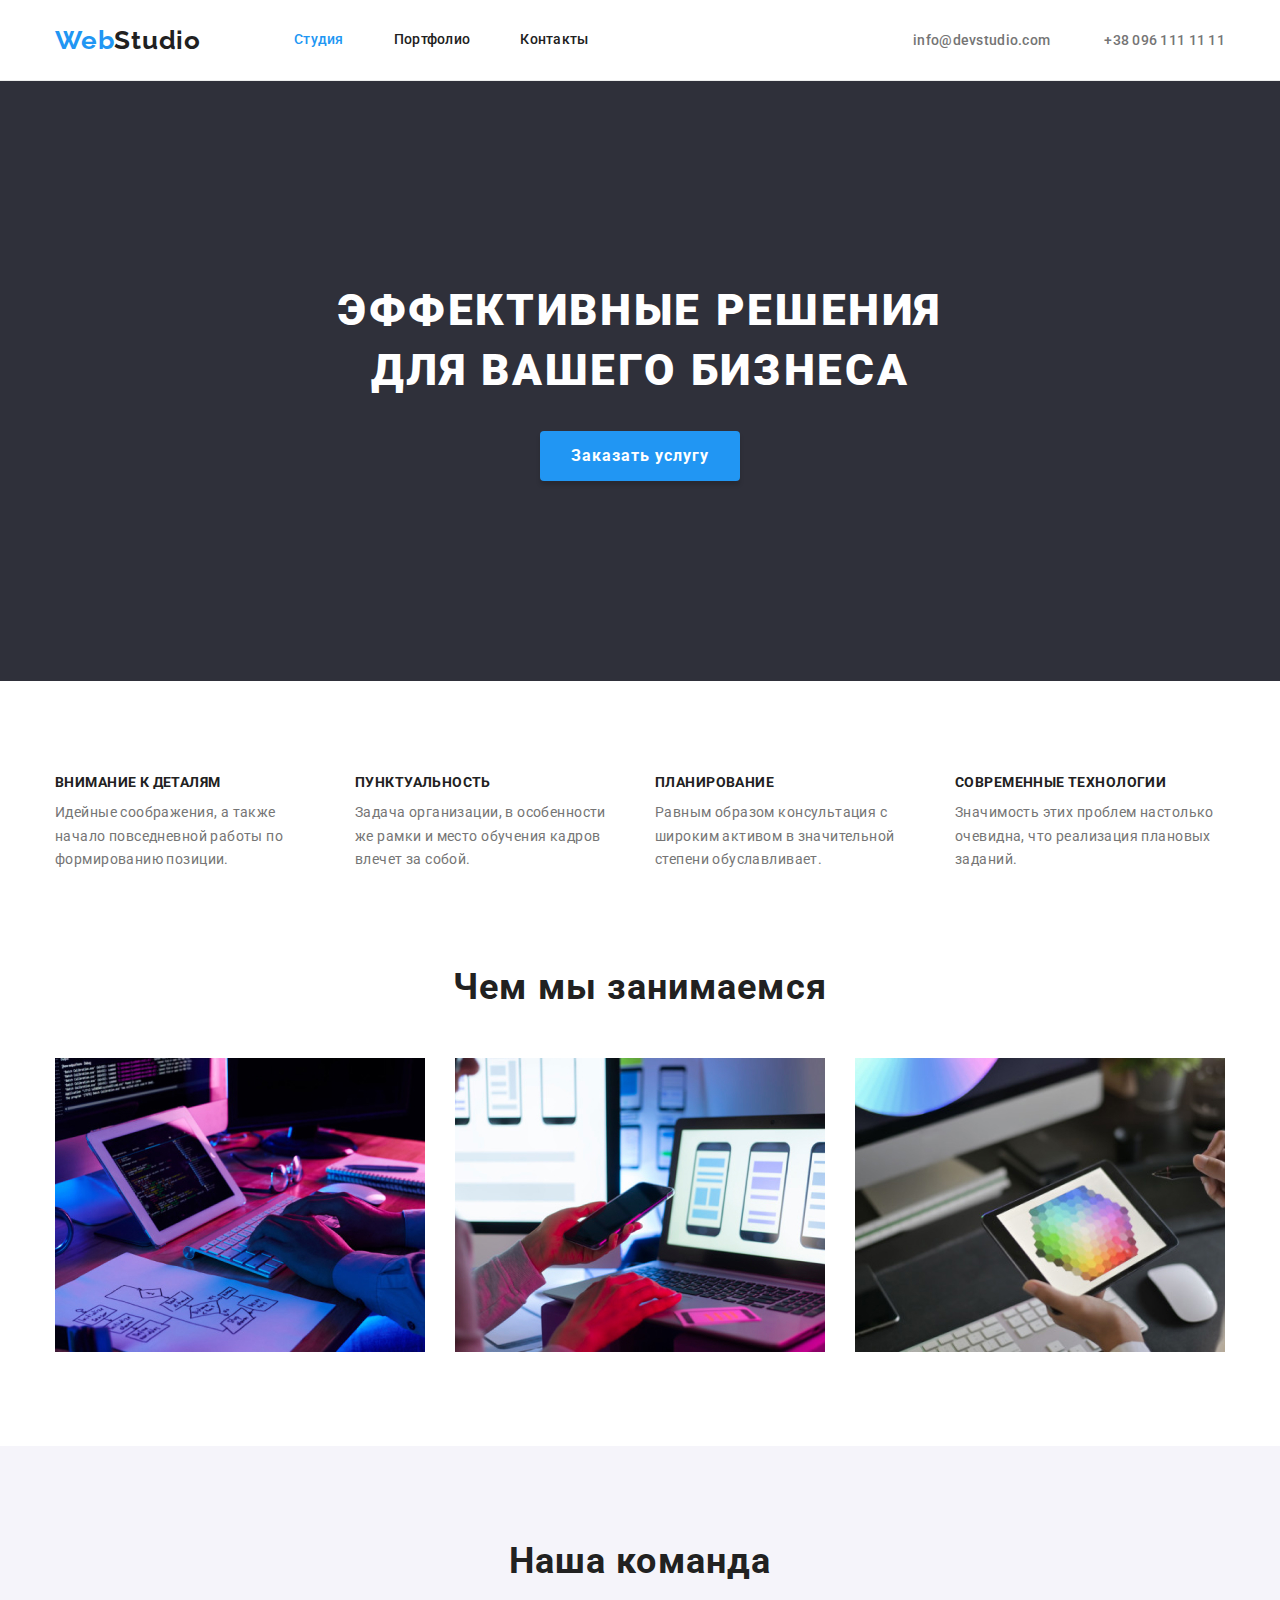
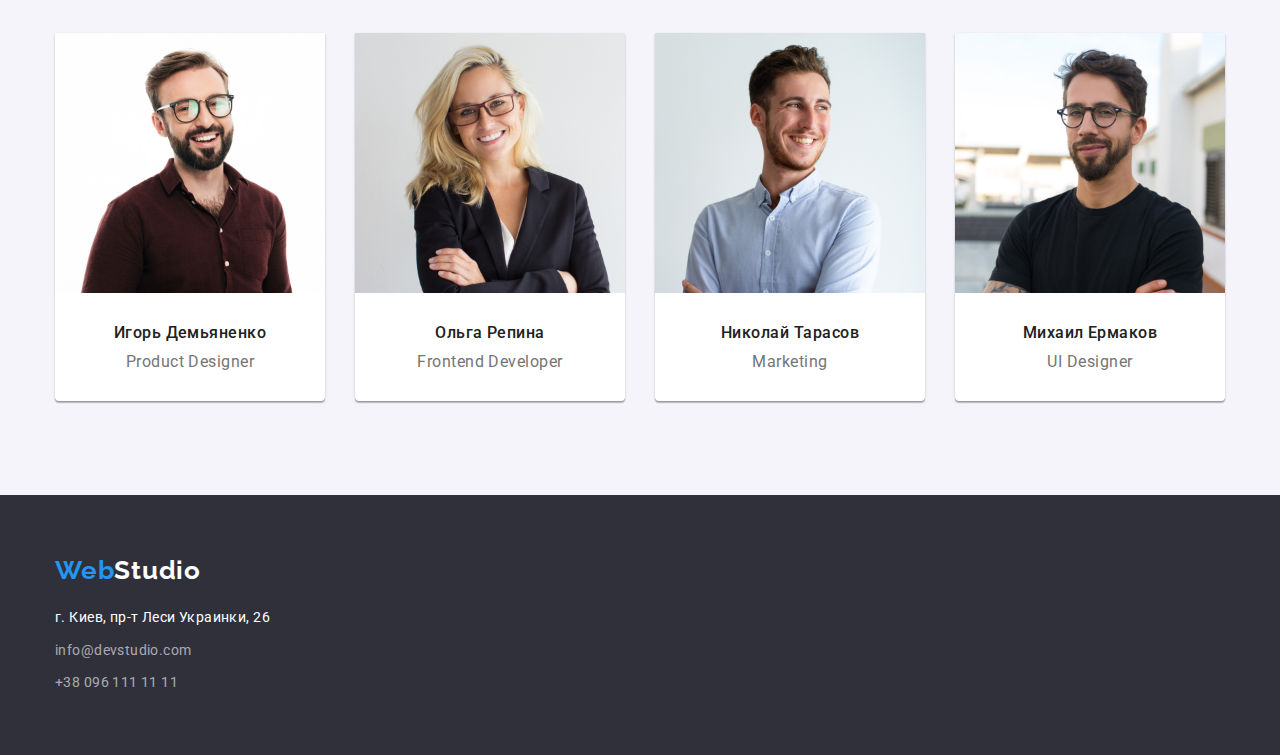
<file: index.html>
<!DOCTYPE html>
<html lang="ru">
  <head>
    <meta charset="UTF-8" />
    <meta name="viewport" content="width=device-width, initial-scale=1.0" />
    <title>WebStudio</title>
    <link
      href="https://fonts.googleapis.com/css2?family=Raleway:wght@700&family=Roboto:wght@400;500;700;900&display=swap"
      rel="stylesheet"
    />
    <link
      rel="stylesheet"
      href="https://cdnjs.cloudflare.com/ajax/libs/modern-normalize/1.0.0/modern-normalize.min.css"
    />
    <link rel="stylesheet" href="css/styles.css" />
  </head>
  <body>
    <header class="header">
      <div class="container flex-container">
        <nav class="main-navigation">
          <a href="./index.html" class="logo link"><span>Web</span>Studio</a>
          <ul class="site-nav list">
            <li class="item"><a href="" class="link current">Студия</a></li>
            <li class="item">
              <a href="./portfolio.html" class="link">Портфолио</a>
            </li>
            <li class="item"><a href="" class="link">Контакты</a></li>
          </ul>
        </nav>
        <div class="contact-info">
          <a href="mailto:info@devstudio.com" class="email link"
            >info@devstudio.com</a
          >
          <a href="tel:+380961111111" class="phone link">+38 096 111 11 11</a>
        </div>
      </div>
    </header>
    <main>
      <section class="hero">
        <div class="container">
          <h1 class="title">Эффективные решения для вашего бизнеса</h1>
          <a href="" class="order-btn link">Заказать услугу</a>
        </div>
      </section>
      <section class="section advantages-section">
        <div class="container">
          <h2 class="section-title hidden">Наши преимущества</h2>
          <ul class="advantages-list list">
            <li class="item">
              <h3 class="title">Внимание к деталям</h3>
              <p class="text">
                Идейные соображения, а также начало повседневной работы по
                формированию позиции.
              </p>
            </li>
            <li class="item">
              <h3 class="title">Пунктуальность</h3>
              <p class="text">
                Задача организации, в особенности же рамки и место обучения
                кадров влечет за собой.
              </p>
            </li>
            <li class="item">
              <h3 class="title">Планирование</h3>
              <p class="text">
                Равным образом консультация с широким активом в значительной
                степени обуславливает.
              </p>
            </li>
            <li class="item">
              <h3 class="title">Современные технологии</h3>
              <p class="text">
                Значимость этих проблем настолько очевидна, что реализация
                плановых заданий.
              </p>
            </li>
          </ul>
        </div>
      </section>
      <section class="section">
        <div class="container">
          <h2 class="section-title">Чем мы занимаемся</h2>
          <ul class="examples-list list">
            <li class="item">
              <img src="./img/box1.jpg" alt="Пример работы 1" width="370" />
            </li>
            <li class="item">
              <img src="./img/box2.jpg" alt="Пример работы 2" width="370" />
            </li>
            <li class="item">
              <img src="./img/box3.jpg" alt="Пример работы 3" width="370" />
            </li>
          </ul>
        </div>
      </section>
      <section class="section team-section">
        <div class="container">
          <h2 class="section-title">Наша команда</h2>
          <ul class="team-list list">
            <li class="item">
              <img
                src="./img/team-member1.jpg"
                alt="Участник команды 1"
                width="270"
              />
              <div class="item-info">
                <h3 class="title">Игорь Демьяненко</h3>
                <p lang="en" class="text">Product Designer</p>
              </div>
            </li>
            <li class="item">
              <img
                src="./img/team-member2.jpg"
                alt="Участник команды 2"
                width="270"
              />
              <div class="item-info">
                <h3 class="title">Ольга Репина</h3>
                <p lang="en" class="text">Frontend Developer</p>
              </div>
            </li>
            <li class="item">
              <img
                src="./img/team-member3.jpg"
                alt="Участник команды 3"
                width="270"
              />
              <div class="item-info">
                <h3 class="title">Николай Тарасов</h3>
                <p lang="en" class="text">Marketing</p>
              </div>
            </li>
            <li class="item">
              <img
                src="./img/team-member4.jpg"
                alt="Участник команды 4"
                width="270"
              />
              <div class="item-info">
                <h3 class="title">Михаил Ермаков</h3>
                <p lang="en" class="text">UI Designer</p>
              </div>
            </li>
          </ul>
        </div>
      </section>
    </main>
    <footer class="footer">
      <div class="container">
        <a href="./index.html" class="logo link"><span>Web</span>Studio</a>
        <address class="address">
          г. Киев, пр-т Леси Украинки, 26<br />
          <a href="mailto:info@devstudio.com" class="email link"
            >info@devstudio.com</a
          >
          <a href="tel:+380961111111" class="phone link">+38 096 111 11 11</a>
        </address>
      </div>
    </footer>
  </body>
</html>
</file>
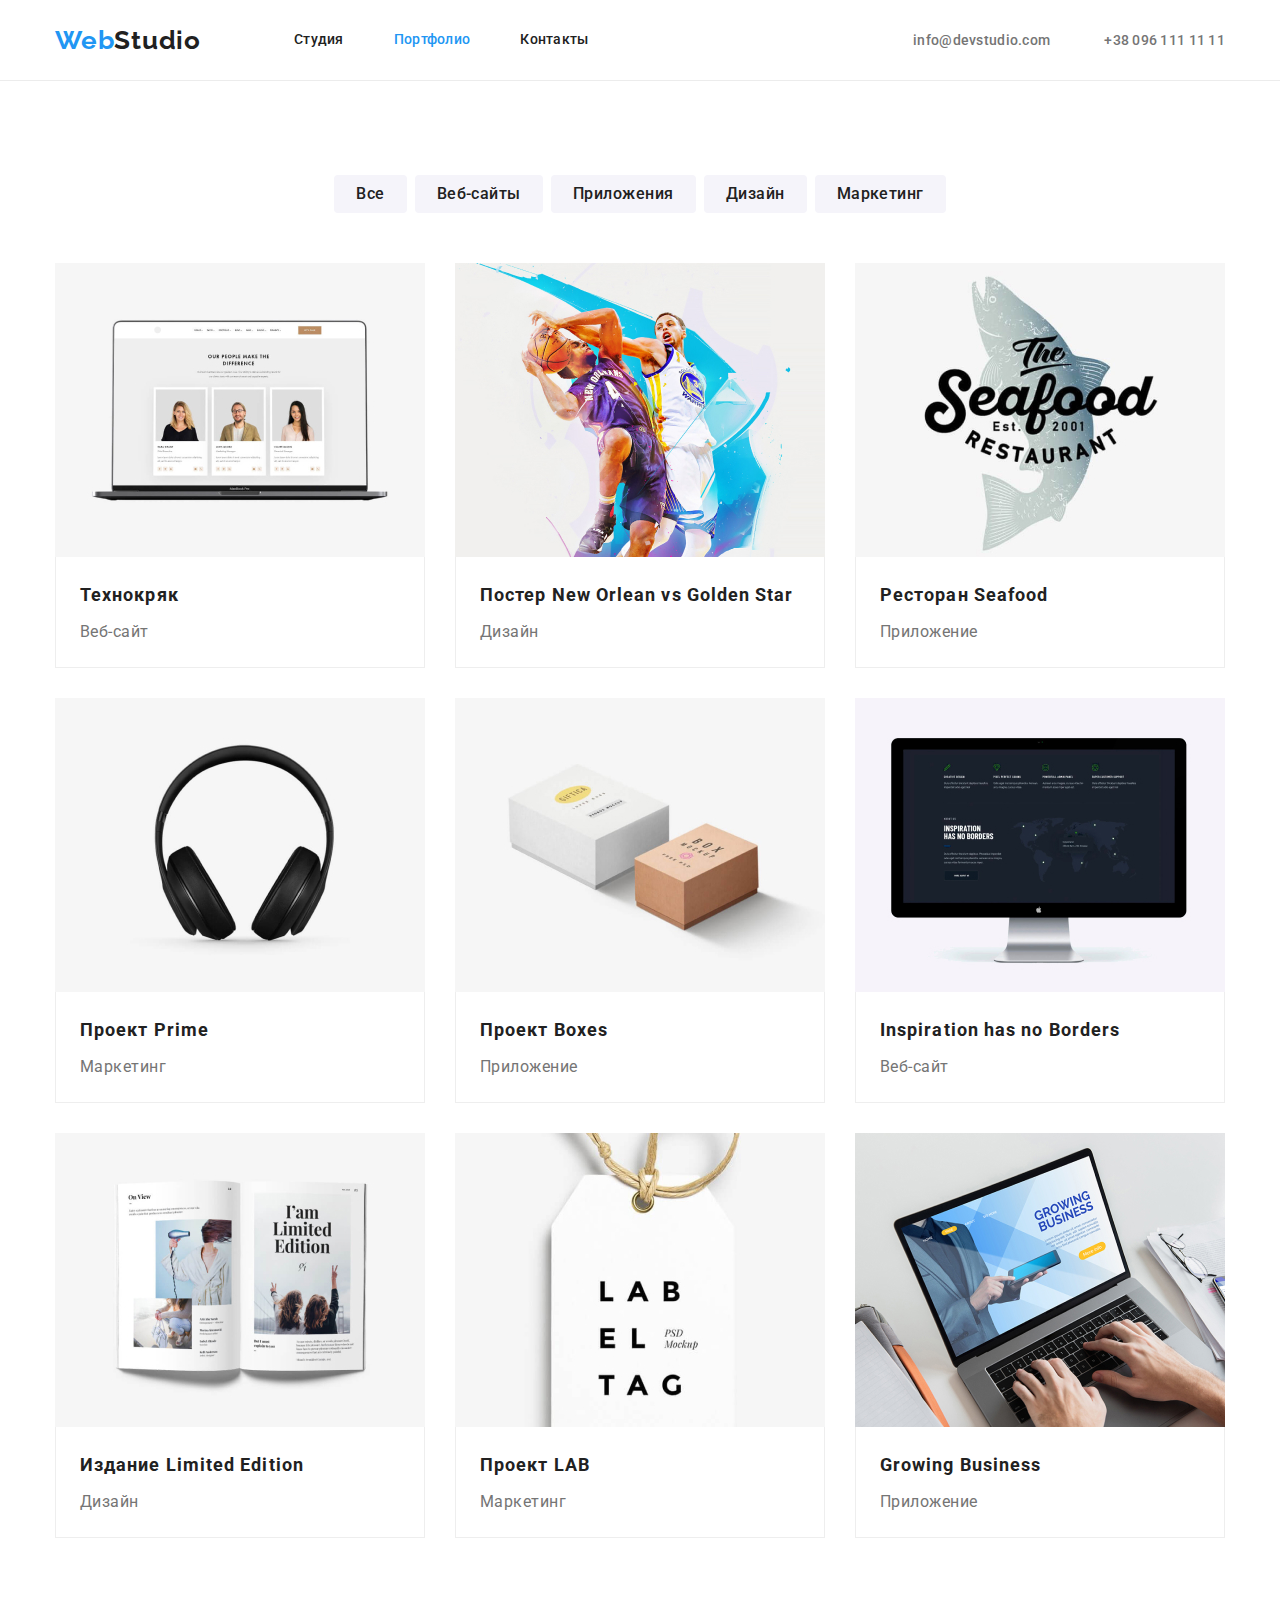
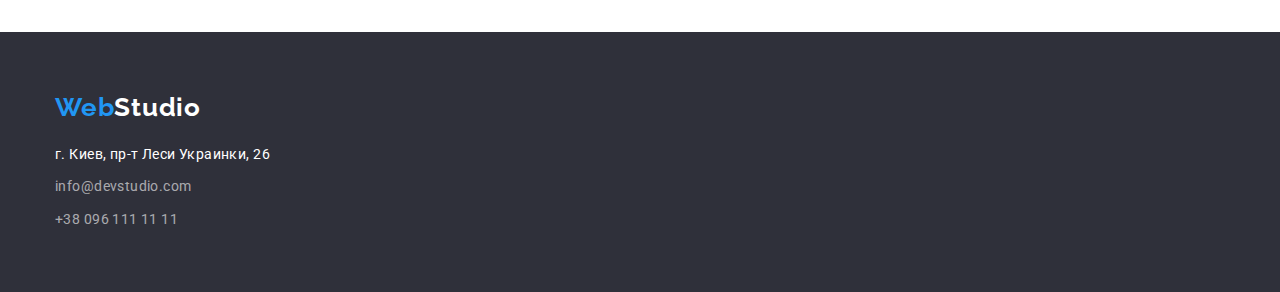
<file: portfolio.html>
<!DOCTYPE html>
<html lang="ru">
  <head>
    <meta charset="UTF-8" />
    <meta name="viewport" content="width=device-width, initial-scale=1.0" />
    <title>WebStudio</title>
    <link
      href="https://fonts.googleapis.com/css2?family=Raleway:wght@700&family=Roboto:wght@400;500;700;900&display=swap"
      rel="stylesheet"
    />
    <link
      rel="stylesheet"
      href="https://cdnjs.cloudflare.com/ajax/libs/modern-normalize/1.0.0/modern-normalize.min.css"
    />
    <link rel="stylesheet" href="css/styles.css" />
  </head>
  <body>
    <header class="header">
      <div class="container flex-container">
        <nav class="main-navigation">
          <a href="./index.html" class="logo link"><span>Web</span>Studio</a>
          <ul class="site-nav list">
            <li class="item"><a href="./index.html" class="link">Студия</a></li>
            <li class="item">
              <a href="./portfolio.html" class="link current">Портфолио</a>
            </li>
            <li class="item"><a href="" class="link">Контакты</a></li>
          </ul>
        </nav>
        <div class="contact-info">
          <a href="mailto:info@devstudio.com" class="email link"
            >info@devstudio.com</a
          >
          <a href="tel:+380961111111" class="phone link">+38 096 111 11 11</a>
        </div>
      </div>
    </header>
    <main>
      <section class="section portfolio-section">
        <div class="container">
          <h1>Наши работы</h1>
          <ul class="filter-list list">
            <li class="item">
              <button type="button" class="filter-btn">Все</button>
            </li>
            <li class="item">
              <button type="button" class="filter-btn">Веб-сайты</button>
            </li>
            <li class="item">
              <button type="button" class="filter-btn">Приложения</button>
            </li>
            <li class="item">
              <button type="button" class="filter-btn">Дизайн</button>
            </li>
            <li class="item">
              <button type="button" class="filter-btn">Маркетинг</button>
            </li>
          </ul>
          <ul class="works-list list">
            <li class="item">
              <a href="" class="link"
                ><img
                  src="./img/portfolio-img1.jpg"
                  alt="Технокряк"
                  width="370"
                />
                <div class="item-info">
                  <h2 class="title">Технокряк</h2>
                  <p class="text">Веб-сайт</p>
                </div></a
              >
            </li>
            <li class="item">
              <a href="" class="link"
                ><img
                  src="./img/portfolio-img2.jpg"
                  alt="Постер New Orlean vs Golden Star"
                  width="370"
                />
                <div class="item-info">
                  <h2 class="title">Постер New Orlean vs Golden Star</h2>
                  <p class="text">Дизайн</p>
                </div></a
              >
            </li>
            <li class="item">
              <a href="" class="link"
                ><img
                  src="./img/portfolio-img3.jpg"
                  alt="Ресторан Seafood"
                  width="370"
                />
                <div class="item-info">
                  <h2 class="title">Ресторан Seafood</h2>
                  <p class="text">Приложение</p>
                </div></a
              >
            </li>
            <li class="item">
              <a href="" class="link"
                ><img
                  src="./img/portfolio-img4.jpg"
                  alt="Проект Prime"
                  width="370"
                />
                <div class="item-info">
                  <h2 class="title">Проект Prime</h2>
                  <p class="text">Маркетинг</p>
                </div></a
              >
            </li>
            <li class="item">
              <a href="" class="link"
                ><img
                  src="./img/portfolio-img5.jpg"
                  alt="Проект Boxes"
                  width="370"
                />
                <div class="item-info">
                  <h2 class="title">Проект Boxes</h2>
                  <p class="text">Приложение</p>
                </div></a
              >
            </li>
            <li class="item">
              <a href="" class="link"
                ><img
                  src="./img/portfolio-img6.jpg"
                  alt="Inspiration has no Borders"
                  width="370"
                />
                <div class="item-info">
                  <h2 class="title">Inspiration has no Borders</h2>
                  <p class="text">Веб-сайт</p>
                </div></a
              >
            </li>
            <li class="item">
              <a href="" class="link"
                ><img
                  src="./img/portfolio-img7.jpg"
                  alt="Издание Limited Edition"
                  width="370"
                />
                <div class="item-info">
                  <h2 class="title">Издание Limited Edition</h2>
                  <p class="text">Дизайн</p>
                </div></a
              >
            </li>
            <li class="item">
              <a href="" class="link"
                ><img
                  src="./img/portfolio-img8.jpg"
                  alt="Проект LAB"
                  width="370"
                />
                <div class="item-info">
                  <h2 class="title">Проект LAB</h2>
                  <p class="text">Маркетинг</p>
                </div></a
              >
            </li>
            <li class="item">
              <a href="" class="link"
                ><img
                  src="./img/portfolio-img9.jpg"
                  alt="Growing Business"
                  width="370"
                />
                <div class="item-info">
                  <h2 class="title">Growing Business</h2>
                  <p class="text">Приложение</p>
                </div></a
              >
            </li>
          </ul>
        </div>
      </section>
    </main>
    <footer class="footer">
      <div class="container">
        <a href="./index.html" class="logo link"><span>Web</span>Studio</a>
        <address class="address">
          г. Киев, пр-т Леси Украинки, 26<br />
          <a href="mailto:info@devstudio.com" class="email link"
            >info@devstudio.com</a
          >
          <a href="tel:+380961111111" class="phone link">+38 096 111 11 11</a>
        </address>
      </div>
    </footer>
  </body>
</html>
</file>
<file: css/styles.css>
:root {
  --primary-text-color: #757575;
  --title-text-color: #212121;
  --accent-color: #2196f3;
  --primary-white-color: #ffffff;
}

body {
  background-color: var(--primary-white-color);
  color: var(--primary-text-color);
  font-family: 'Roboto', sans-serif;
}

h1,
h2,
h3 {
  color: var(--title-text-color);
}

h1,
h2,
h3,
p {
  margin: 0;
  padding: 0;
}

.list {
  list-style-type: none;
  margin: 0;
  padding: 0;
}
.link {
  color: inherit;
  text-decoration: none;
}

.container {
  width: 1200px;
  padding-left: 15px;
  padding-right: 15px;
  margin-left: auto;
  margin-right: auto;
}

/* Header */
.header {
  border-bottom: 1px solid #ececec;
}

.flex-container {
  display: flex;
  align-items: center;
}

.main-navigation {
  display: flex;
  align-items: center;
}

.logo {
  color: var(--title-text-color);
  margin-right: 93px;
  font-family: 'Raleway', sans-serif;
  font-weight: 700;
  font-size: 26px;
  line-height: 1.19;
  letter-spacing: 0.03em;
}

.logo span {
  color: var(--accent-color);
}

.site-nav {
  display: flex;
}

.site-nav .item + .item {
  margin-left: 50px;
}

.site-nav .link {
  display: block;
  padding-top: 32px;
  padding-bottom: 32px;
  color: var(--title-text-color);
  font-weight: 500;
  font-size: 14px;
  line-height: 1.14;
  letter-spacing: 0.02em;
}

.site-nav .link:hover,
.site-nav .link:focus {
  color: var(--accent-color);
}
.site-nav .link.current {
  color: var(--accent-color);
}

.header .email {
  margin-right: 50px;
}

.header .email,
.header .phone {
  font-weight: 500;
  font-size: 14px;
  line-height: 1.14;
  letter-spacing: 0.02em;
}

.header .email:hover,
.header .phone:hover {
  color: var(--accent-color);
}

.contact-info {
  margin-left: auto;
}

/* Hero */

.hero {
  background: #2f303a;
  padding-top: 200px;
  padding-bottom: 200px;
  text-align: center;
}
.hero .title {
  width: 696px;
  margin: 0 auto;
  margin-bottom: 30px;
  color: var(--primary-white-color);
  font-weight: 900;
  font-size: 44px;
  line-height: 1.36;
  text-align: center;
  letter-spacing: 0.06em;
  text-transform: uppercase;
}
.order-btn {
  display: inline-block;
  padding: 10px;
  min-width: 200px;
  background: var(--accent-color);
  color: var(--primary-white-color);
  font-weight: bold;
  font-size: 16px;
  line-height: 30px;
  letter-spacing: 0.06em;
  border-radius: 4px;
  box-shadow: 0px 4px 4px rgba(0, 0, 0, 0.15);
}

/* Advantages*/

.section {
  padding-top: 94px;
  padding-bottom: 94px;
}

.advantages-section {
  padding-bottom: 0;
}

.section-title {
  margin-bottom: 50px;
  font-weight: 700;
  font-size: 36px;
  line-height: 1.17;
  text-align: center;
  letter-spacing: 0.03em;
}

.hidden {
  display: none;
}

.advantages-list {
  display: flex;
  margin: -15px;
}

.advantages-list .item {
  width: 270px;
  margin: 15px;
}

.advantages-list .title {
  margin-bottom: 10px;
  font-weight: 700;
  font-size: 14px;
  line-height: 1.14;
  letter-spacing: 0.03em;
  text-transform: uppercase;
}

.advantages-list .text {
  font-weight: 400;
  font-size: 14px;
  line-height: 1.71;
  letter-spacing: 0.03em;
}

/*Examples List*/
.examples-list {
  display: flex;
  margin: -15px;
}

.examples-list img {
  display: block;
}
.examples-list .item {
  width: 370px;
  margin: 15px;
}
/*Team List*/
.team-section {
  background: #f5f4fa;
}

.team-list {
  display: flex;
  margin: -15px;
}

.team-list img {
  display: block;
}

.team-list .item {
  width: 270px;
  margin: 15px;
  text-align: center;
  background: #fff;
  border-radius: 0px 0px 4px 4px;
  box-shadow: 0px 1px 3px rgba(0, 0, 0, 0.12), 0px 1px 1px rgba(0, 0, 0, 0.14),
    0px 2px 1px rgba(0, 0, 0, 0.2);
}

.team-list .item-info {
  padding: 30px 0;
}

.team-list .title {
  margin-bottom: 10px;
  font-weight: 500;
  font-size: 16px;
  line-height: 1.19;
  letter-spacing: 0.03em;
}

.team-list .text {
  font-weight: 400;
  font-size: 16px;
  line-height: 1.19;
  letter-spacing: 0.03em;
}
/* Footer*/
.footer {
  padding-top: 60px;
  padding-bottom: 60px;
  background: #2f303a;
}

.footer .logo,
.footer .address {
  color: var(--primary-white-color);
}

.footer .address {
  margin-top: 20px;
  font-style: normal;
  font-weight: 400;
  font-size: 14px;
  line-height: 1.71;
  letter-spacing: 0.03em;
}

.footer .email,
.footer .phone {
  display: block;
  margin-top: 9px;
  color: rgba(255, 255, 255, 0.6);
  font-weight: 400;
  font-size: 14px;
  line-height: 1.71;
  letter-spacing: 0.03em;
}
/* Portfolio */

.portfolio-section h1 {
  display: none;
}

.filter-list {
  display: flex;
  justify-content: center;
  margin-bottom: 50px;
}

.filter-list .item + .item {
  margin-left: 8px;
}

.filter-list .filter-btn {
  padding: 6px 22px;
  background: #f5f4fa;
  color: var(--title-text-color);
  font-family: inherit;
  outline: none;
  font-weight: 500;
  font-size: 16px;
  line-height: 1.62;
  text-align: center;
  letter-spacing: 0.03em;
  border: none;
  border-radius: 4px;
}

.filter-list .filter-btn:hover,
.filter-list .filter-btn:focus {
  background: var(--accent-color);
  color: var(--primary-white-color);
  cursor: pointer;
}

.works-list {
  display: flex;
  flex-wrap: wrap;
  margin: -15px;
}

.works-list .item {
  width: 370px;
  margin: 15px;
}

.works-list img {
  display: block;
  max-width: 100%;
}

.works-list .item-info {
  padding: 20px 24px;
  border: 1px solid #eeeeee;
  border-top: none;
}

.works-list .title {
  margin-bottom: 4px;
  font-weight: 700;
  font-size: 18px;
  line-height: 2;
  letter-spacing: 0.06em;
}
.works-list .text {
  font-weight: 400;
  font-size: 16px;
  line-height: 1.87;
  letter-spacing: 0.03em;
}
</file>
